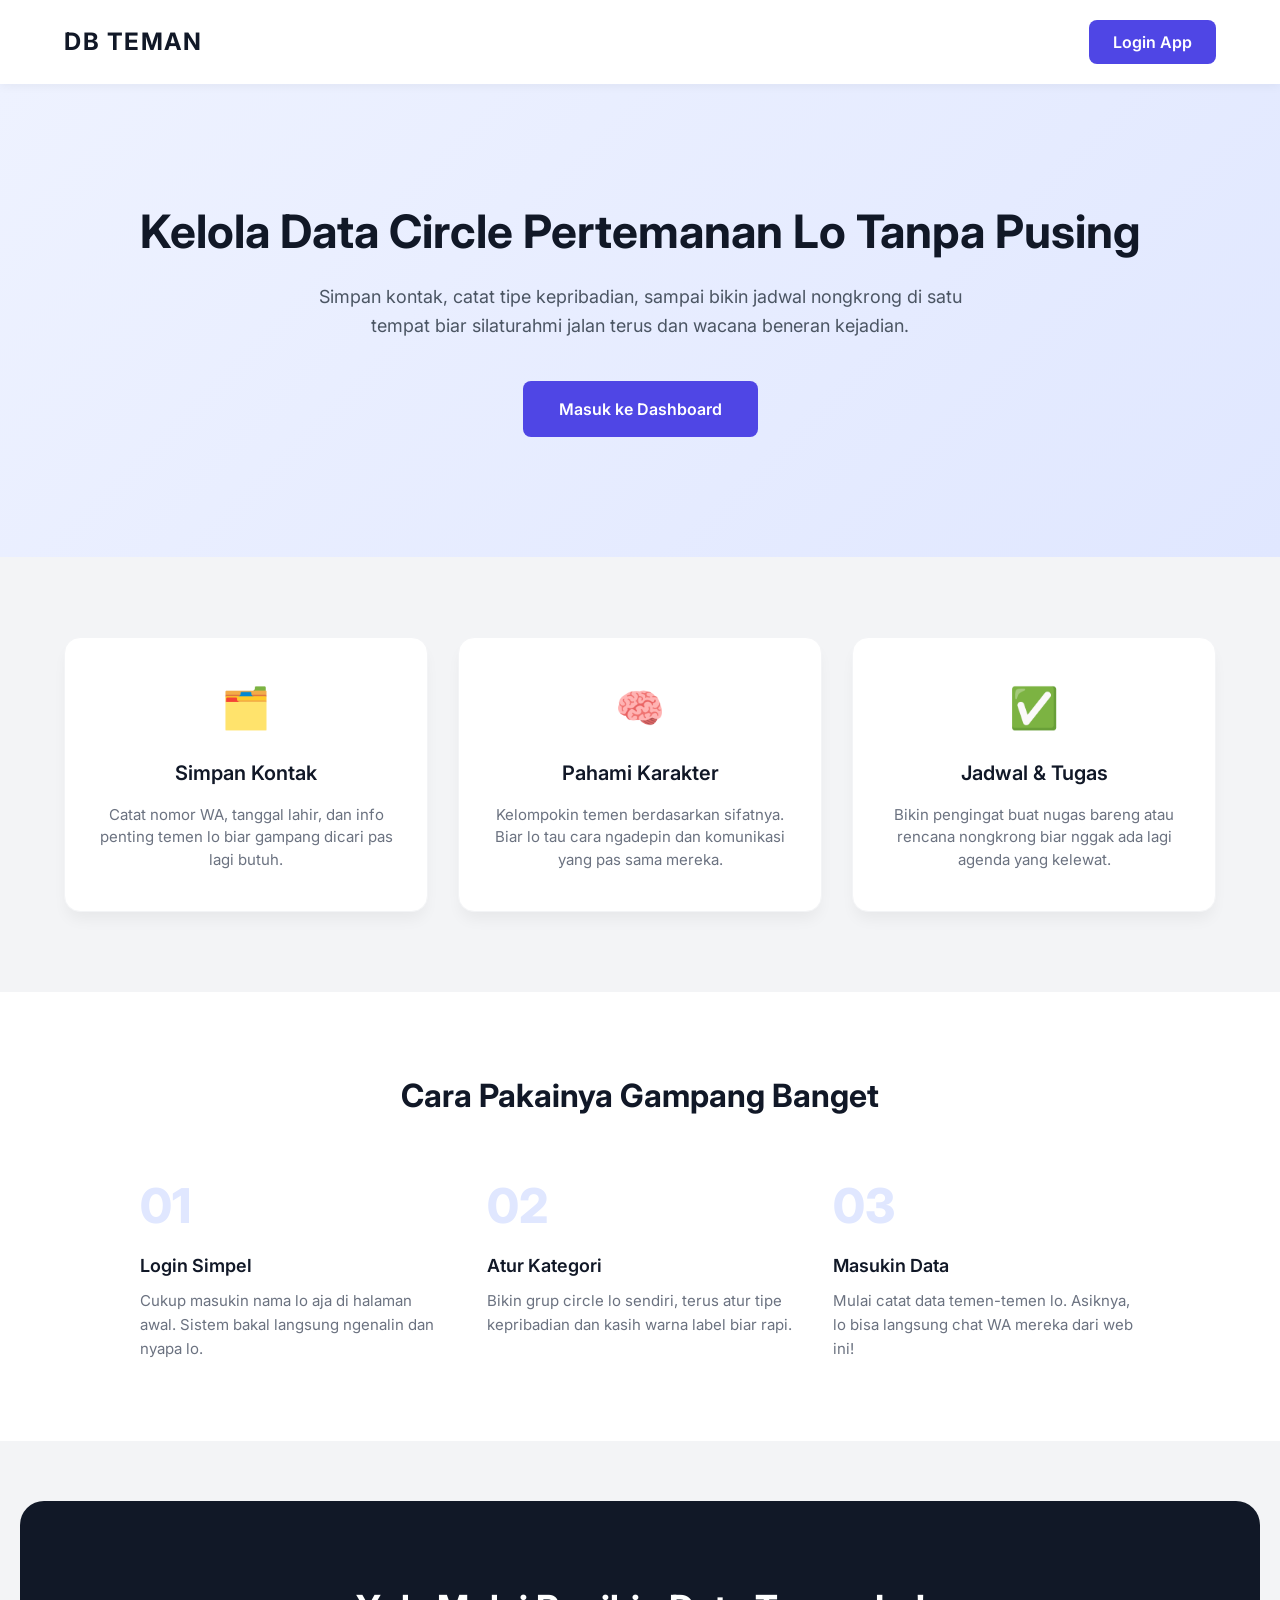
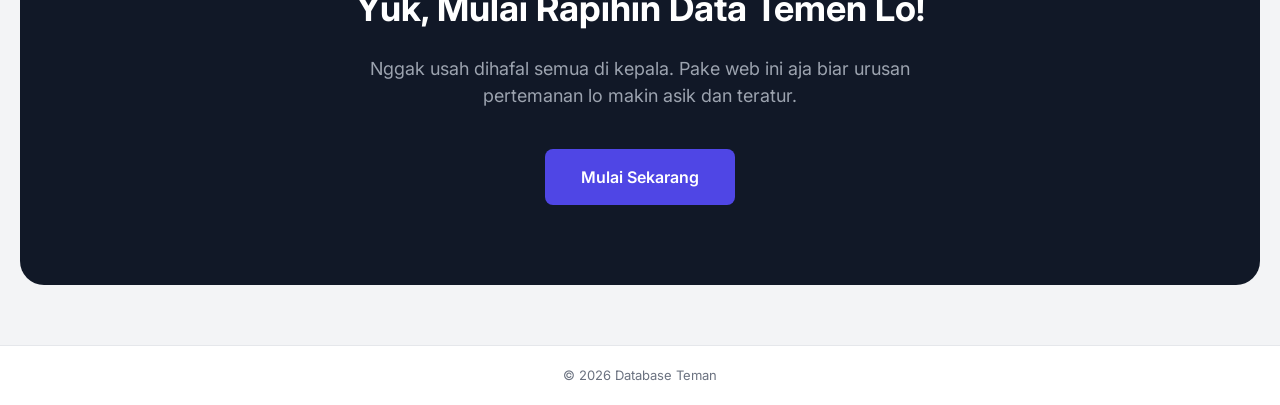
<file: index.html>
<!DOCTYPE html>
<html lang="id">
<head>
    <meta charset="UTF-8">
    <meta name="viewport" content="width=device-width, initial-scale=1.0">
    <title>Database Teman - Kelola Circle Lo</title>
    <link href="https://fonts.googleapis.com/css2?family=Inter:wght@400;500;600;700&display=swap" rel="stylesheet">
    <link rel="stylesheet" href="style.css">
    <link rel="stylesheet" href="landing.css">
</head>
<body>

    <nav class="navbar">
        <a href="#" class="logo-text">DB TEMAN</a>
        <button id="hamburger-landing" class="hamburger-landing">
            <svg viewBox="0 0 24 24" width="28" height="28" stroke="currentColor" stroke-width="2" fill="none" stroke-linecap="round" stroke-linejoin="round">
                <line x1="3" y1="12" x2="21" y2="12"></line>
                <line x1="3" y1="6" x2="21" y2="6"></line>
                <line x1="3" y1="18" x2="21" y2="18"></line>
            </svg>
        </button>
        <div class="nav-links" id="nav-links">
            <a href="app.html" class="btn-utama" style="padding: 10px 24px;">Login App</a>
        </div>
    </nav>

    <header class="hero">
        <h1 class="reveal">Kelola Data Circle Pertemanan Lo Tanpa Pusing</h1>
        <p class="reveal">Simpan kontak, catat tipe kepribadian, sampai bikin jadwal nongkrong di satu tempat biar silaturahmi jalan terus dan wacana beneran kejadian.</p>
        <div class="reveal">
            <a href="app.html" class="btn-utama">Masuk ke Dashboard</a>
        </div>
    </header>

    <section class="fitur-container">
        <div class="fitur-card reveal">
            <div class="ikon-fitur">🗂️</div>
            <h3>Simpan Kontak</h3>
            <p>Catat nomor WA, tanggal lahir, dan info penting temen lo biar gampang dicari pas lagi butuh.</p>
        </div>
        <div class="fitur-card reveal">
            <div class="ikon-fitur">🧠</div>
            <h3>Pahami Karakter</h3>
            <p>Kelompokin temen berdasarkan sifatnya. Biar lo tau cara ngadepin dan komunikasi yang pas sama mereka.</p>
        </div>
        <div class="fitur-card reveal">
            <div class="ikon-fitur">✅</div>
            <h3>Jadwal & Tugas</h3>
            <p>Bikin pengingat buat nugas bareng atau rencana nongkrong biar nggak ada lagi agenda yang kelewat.</p>
        </div>
    </section>

    <section class="cara-kerja">
        <h2 class="section-title reveal">Cara Pakainya Gampang Banget</h2>
        <div class="langkah-container">
            <div class="langkah-box reveal">
                <div class="angka-langkah">01</div>
                <h4>Login Simpel</h4>
                <p>Cukup masukin nama lo aja di halaman awal. Sistem bakal langsung ngenalin dan nyapa lo.</p>
            </div>
            <div class="langkah-box reveal">
                <div class="angka-langkah">02</div>
                <h4>Atur Kategori</h4>
                <p>Bikin grup circle lo sendiri, terus atur tipe kepribadian dan kasih warna label biar rapi.</p>
            </div>
            <div class="langkah-box reveal">
                <div class="angka-langkah">03</div>
                <h4>Masukin Data</h4>
                <p>Mulai catat data temen-temen lo. Asiknya, lo bisa langsung chat WA mereka dari web ini!</p>
            </div>
        </div>
    </section>

    <section class="cta-bawah reveal">
        <h2>Yuk, Mulai Rapihin Data Temen Lo!</h2>
        <p>Nggak usah dihafal semua di kepala. Pake web ini aja biar urusan pertemanan lo makin asik dan teratur.</p>
        <div style="display: flex; gap: 16px; justify-content: center; flex-wrap: wrap;">
            <a href="app.html" class="btn-utama">Mulai Sekarang</a>
        </div>
    </section>

    <footer class="kaki-web" style="position: relative; border-top: 1px solid #e5e7eb;">
        <p>&copy; 2026 Database Teman</p>
    </footer>

    <script>
        // Logika Reveal Animasi Scroll
        function reveal() {
            var reveals = document.querySelectorAll(".reveal");
            for (var i = 0; i < reveals.length; i++) {
                var windowHeight = window.innerHeight;
                var elementTop = reveals[i].getBoundingClientRect().top;
                var elementVisible = 100;
                if (elementTop < windowHeight - elementVisible) {
                    reveals[i].classList.add("active");
                }
            }
        }
        window.addEventListener("scroll", reveal);
        reveal();

        // Logika Hamburger Navbar Landing Page
        const btnLanding = document.getElementById('hamburger-landing');
        const navLinks = document.getElementById('nav-links');
        if(btnLanding && navLinks) {
            btnLanding.addEventListener('click', () => {
                navLinks.classList.toggle('open');
            });
        }
    </script>
</body>
</html>
</file>
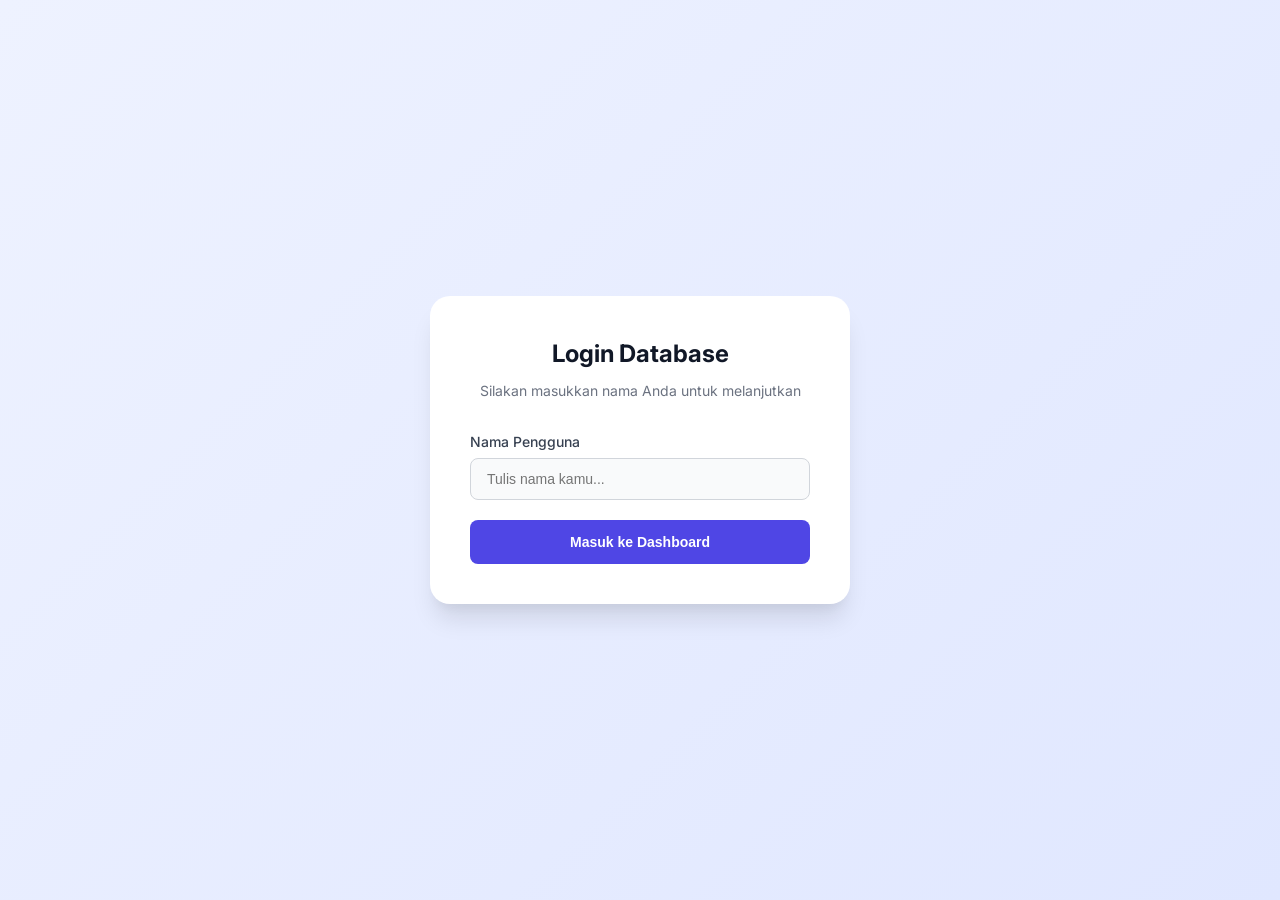
<file: app.html>
<!DOCTYPE html>
<html lang="id">
<head>
    <meta charset="UTF-8">
    <meta name="viewport" content="width=device-width, initial-scale=1.0">
    <title>Database Teman</title>
    <link href="https://fonts.googleapis.com/css2?family=Inter:wght@400;500;600;700&display=swap" rel="stylesheet">
    <link rel="stylesheet" href="style.css">
</head>
<body>

    <input type="radio" name="nav" id="dashboard" checked>
    <input type="radio" name="nav" id="sifat">
    <input type="radio" name="nav" id="kategori">
    <input type="radio" name="nav" id="teman">
    <input type="radio" name="nav" id="tugas">

    <div id="layar-masuk">
        <div class="box-login">
            <div class="login-header">
                <h2>Login Database</h2>
                <p>Silakan masukkan nama Anda untuk melanjutkan</p>
            </div>
            <form id="form-login">
                <label>Nama Pengguna</label>
                <input type="text" id="nama-kamu" placeholder="Tulis nama kamu..." required>
                <button type="submit">Masuk ke Dashboard</button>
            </form>
        </div>
    </div>

    <div id="layar-app" style="display: none;">
        
        <div id="sidebar-overlay"></div>

        <aside id="menu-kiri">
            <div class="logo">
                <span>DB TEMAN</span>
            </div>
            <ul>
                <li><label for="dashboard">Dashboard</label></li>
                <li><label for="sifat">Tipe Kepribadian</label></li>
                <li><label for="kategori">Daftar Kategori</label></li>
                <li><label for="teman">Data Teman</label></li>
                <li><label for="tugas">Tugas & Agenda</label></li>
            </ul>
        </aside>

        <div id="area-utama">
            
            <header class="topbar">
                <div class="topbar-left">
                    <button id="hamburger-menu" class="hamburger-btn">
                        <svg viewBox="0 0 24 24" width="28" height="28" stroke="currentColor" stroke-width="2" fill="none" stroke-linecap="round" stroke-linejoin="round">
                            <line x1="3" y1="12" x2="21" y2="12"></line>
                            <line x1="3" y1="6" x2="21" y2="6"></line>
                            <line x1="3" y1="18" x2="21" y2="18"></line>
                        </svg>
                    </button>
                    <h2 id="teks-sapaan">Halo!</h2>
                </div>
                <div class="info-waktu">
                    <span id="hari-ini"></span>
                    <span id="waktu-sekarang"></span>
                </div>
            </header>

            <div class="konten-pembungkus">

                <div class="halaman-box" id="hal-dashboard">
                    <div class="flex-stat">
                        <div class="kartu-angka">
                            <span class="label-kecil">Total Teman</span>
                            <div class="angka-gede" id="total-teman">0</div>
                        </div>
                        <div class="kartu-angka">
                            <span class="label-kecil">Tren Hubungan</span>
                            <div class="status-badge status-aman">Stabil</div>
                        </div>
                        <div class="kartu-angka">
                            <span class="label-kecil">Tugas Tertunda</span>
                            <div class="angka-gede" id="total-tugas">0</div>
                        </div>
                    </div>

                    <div class="layout-grid">
                        <div class="grid-kiri">
                            <div class="papan">
                                <h3>Daftar Kontak Prioritas</h3>
                                <div class="list-data" id="list-prioritas">
                                </div>
                            </div>
                        </div>
                        <div class="grid-kanan">
                            <div class="papan">
                                <h3>Pengingat Tugas</h3>
                                <div class="list-data" id="list-tugas-dashboard">
                                </div>
                            </div>
                        </div>
                    </div>
                </div>

                <div class="halaman-box" id="hal-sifat">
                    <div class="layout-grid">
                        <div class="grid-kiri">
                            <div class="papan">
                                <h3>Tambah Tipe Sifat</h3>
                                <form action="#">
                                    <label>Nama Sifat</label>
                                    <input type="text" placeholder="Contoh: Humoris, Pendiam" required id="nama-sifat">
                                    
                                    <label>Deskripsi Singkat</label>
                                    <textarea placeholder="Penjelasan sifatnya..." id="desc-sifat" rows="3"></textarea>
                                    
                                    <label>Warna Label</label>
                                    <input type="color" id="warna-sifat">
                                    
                                    <button type="button" onclick="ambilSifat()">Simpan Sifat</button>
                                </form>
                            </div>
                        </div>
                        <div class="grid-kanan">
                            <div class="papan">
                                <h3>Sifat Terdaftar</h3>
                                <div class="list-data" id="list-sifat">
                                </div>
                            </div>
                        </div>
                    </div>
                </div>

                <div class="halaman-box" id="hal-kategori">
                    <div class="layout-grid">
                        <div class="grid-kiri">
                            <div class="papan">
                                <h3>Tambah Kategori Baru</h3>
                                <form action="#">
                                    <label>Nama Kategori</label>
                                    <input type="text" id="kategori-relasi" placeholder="Contoh: Teman SMP, Keluarga" required>
                                    <label>Warna Label</label>
                                    <input type="color" id="warna-kategori">
                                    <button type="button" onclick="ambilKategori()">Simpan Kategori</button>
                                </form>
                            </div>
                        </div>
                        <div class="grid-kanan">
                            <div class="papan">
                                <h3>Daftar Kategori</h3>
                                <div class="list-data" id="list-data">
                                </div>
                            </div>
                        </div>
                    </div>
                </div>

                <div class="halaman-box" id="hal-teman">
                    <div class="header-aksi">
                        <h3>Registrasi Data Teman</h3>
                        <button id="openModal" class="btn-tambah">+ Tambah Teman</button>
                    </div>

                    <div class="modal" id="modal">
                        <div class="papan modal-create"> 
                            <h3>Form Data Teman</h3>
                            <form action="#" autocomplete="off" id="formulir-crud-teman">
                                <label>Nama Lengkap</label>
                                <input type="text" id="nama" placeholder="Contoh: John Doe" required>

                                <label>No WhatsApp</label>
                                <input type="text" id="nomorHp" placeholder="628xxxx">

                                <div class="form-row">
                                    <div class="form-col">
                                        <label>Jenis Kelamin</label>
                                        <select id="kelamin">
                                            <option>Laki-laki</option>
                                            <option>Perempuan</option>
                                        </select>
                                    </div>
                                    <div class="form-col">
                                        <label>Tanggal Lahir</label>
                                        <input type="date" id="birth">
                                    </div>
                                </div>

                                <div class="form-row">
                                    <div class="form-col">
                                        <label>Kepribadian</label>
                                        <select id="pilih-sifat-teman">
                                            <option value="">-- Pilih Sifat --</option>
                                        </select>
                                    </div>
                                    <div class="form-col">
                                        <label>Kategori Relasi</label>
                                        <select id="pilih-kategori-teman">
                                            <option value="">-- Pilih Kategori --</option>
                                        </select>
                                    </div>
                                </div>

                                <div class="centang-favorit">
                                    <input type="checkbox" id="fav-cek">
                                    <label for="fav-cek">Tandai sebagai Teman Favorit</label>
                                </div>

                                <button type="button" class="btn-simpan" onclick="hasil()">Simpan Data</button>
                            </form>
                            <button id="closeModal" class="btn-tutup">Tutup</button>
                        </div>
                    </div>
                        
                    <div id="hasil" class="tabel-container"></div>
                </div>

                <div class="halaman-box" id="hal-tugas">
                    <div class="header-aksi">
                        <h3>Daftar Tugas & Agenda</h3>
                        <button id="openModalTugas" class="btn-tambah">+ Buat Tugas Baru</button>
                    </div>

                    <div class="modal" id="modal-tugas">
                        <div class="papan modal-create">
                            <h3>Form Tugas Baru</h3>
                            <form action="#" id="formulir-tugas">
                                <label>Nama Kegiatan</label>
                                <input type="text" id="nama-tugas" placeholder="Contoh: Mengerjakan Project, Nongkrong" required>

                                <label>Deskripsi (Opsional)</label>
                                <textarea id="desc-tugas" placeholder="Detail kegiatan..." rows="2"></textarea>

                                <label>Orang yang terlibat</label>
                                <select id="tugas-orang">
                                    <option value="">-- Pilih Orang --</option>
                                </select>

                                <label>Kategori Relasi</label>
                                <select id="tugas-kategori">
                                    <option value="">-- Pilih Kategori --</option>
                                </select>

                                <label>Tenggat Waktu / Tanggal Acara</label>
                                <input type="date" id="tugas-tenggat" required>

                                <button type="button" onclick="simpanTugas()">Simpan Tugas</button>
                            </form>
                            <button id="closeModalTugas" class="btn-tutup">Batal</button>
                        </div>
                    </div>

                    <div class="papan" style="background: transparent; border: none; box-shadow: none; padding: 0;">
                        <div id="hasil-tugas" class="list-data">
                        </div>
                    </div>
                </div>

            </div>

            <footer class="kaki-web">
                <p>&copy; 2026 Database Teman</p>
            </footer>

        </div>
    </div>

    <script src="script.js"></script>
</body>
</html>
</file>
<file: style.css>
body, div, h1, h2, h3, h4, h5, p, ul, li, form, label, span, strong, table, thead, tbody, tr, th, td, header, aside, footer, input, button, select, textarea {
    margin: 0;
    padding: 0;
    box-sizing: border-box;
}

body {
    font-family: 'Inter', sans-serif;
    background-color: #f3f4f6;
    color: #1f2937;
    line-height: 1.5;
}

input[type="radio"] {
    display: none;
}

#layar-masuk {
    position: fixed;
    top: 0; left: 0; right: 0; bottom: 0;
    background: linear-gradient(135deg, #eef2ff 0%, #e0e7ff 100%);
    display: flex;
    justify-content: center;
    align-items: center;
    z-index: 999;
    padding: 20px;
}

.box-login {
    background: #ffffff;
    width: 100%;
    max-width: 420px;
    padding: 40px;
    border-radius: 20px;
    box-shadow: 0 20px 25px -5px rgba(0, 0, 0, 0.1), 0 10px 10px -5px rgba(0, 0, 0, 0.04);
}

.login-header {
    text-align: center;
    margin-bottom: 30px;
}

.login-header h2 {
    font-size: 24px;
    font-weight: 700;
    color: #111827;
    margin-bottom: 8px;
}

.login-header p {
    font-size: 14px;
    color: #6b7280;
}

#menu-kiri {
    width: 260px;
    background: #111827;
    color: #f9fafb;
    height: 100vh;
    position: fixed;
    top: 0;
    left: 0;
    box-shadow: 4px 0 15px rgba(0,0,0,0.05);
    z-index: 999;
    transition: transform 0.3s ease;
}

.logo {
    padding: 30px 25px;
    font-weight: 700;
    font-size: 20px;
    letter-spacing: 1.5px;
    border-bottom: 1px solid #1f2937;
    display: flex;
    align-items: center;
    justify-content: center;
}

#menu-kiri ul {
    list-style: none;
    margin-top: 15px;
}

#menu-kiri ul li label {
    display: block;
    padding: 16px 25px;
    cursor: pointer;
    font-size: 15px;
    font-weight: 500;
    color: #9ca3af;
    transition: all 0.2s ease;
    border-left: 3px solid transparent;
}

#menu-kiri ul li label:hover {
    background: rgba(255, 255, 255, 0.05);
    color: #ffffff;
}

#area-utama {
    margin-left: 260px;
    min-height: 100vh;
    position: relative;
    padding-bottom: 80px;
    transition: margin-left 0.3s ease;
}

.topbar {
    background: #ffffff;
    padding: 20px 40px;
    border-bottom: 1px solid #e5e7eb;
    display: flex;
    justify-content: space-between;
    align-items: center;
}

.topbar-left {
    display: flex;
    align-items: center;
    gap: 15px;
}

.hamburger-btn {
    display: none;
    background: transparent;
    border: none;
    color: #111827;
    padding: 5px;
    cursor: pointer;
    width: auto;
}

.hamburger-btn:hover {
    background: transparent;
    transform: scale(1.1);
}

.topbar h2 {
    font-size: 20px;
    font-weight: 600;
    color: #111827;
}

.info-waktu {
    display: flex;
    gap: 20px;
    font-size: 14px;
    color: #6b7280;
    font-weight: 500;
}

.konten-pembungkus {
    padding: 40px;
    max-width: 1400px;
    margin: 0 auto;
}

.halaman-box {
    display: none;
    animation: fadeIn 0.4s ease;
}

@keyframes fadeIn {
    from { opacity: 0; transform: translateY(10px); }
    to { opacity: 1; transform: translateY(0); }
}

#dashboard:checked ~ #layar-app #hal-dashboard { display: block; }
#sifat:checked ~ #layar-app #hal-sifat { display: block; }
#kategori:checked ~ #layar-app #hal-kategori { display: block; }
#teman:checked ~ #layar-app #hal-teman { display: block; }
#tugas:checked ~ #layar-app #hal-tugas { display: block; }

#dashboard:checked ~ #layar-app #menu-kiri ul li:nth-child(1) label,
#sifat:checked ~ #layar-app #menu-kiri ul li:nth-child(2) label,
#kategori:checked ~ #layar-app #menu-kiri ul li:nth-child(3) label,
#teman:checked ~ #layar-app #menu-kiri ul li:nth-child(4) label,
#tugas:checked ~ #layar-app #menu-kiri ul li:nth-child(5) label {
    background: rgba(79, 70, 229, 0.1);
    color: #ffffff;
    border-left-color: #4f46e5;
}

.flex-stat {
    display: flex;
    gap: 24px;
    margin-bottom: 30px;
}

.kartu-angka {
    flex: 1;
    background: #ffffff;
    border-radius: 16px;
    padding: 24px;
    box-shadow: 0 4px 6px -1px rgba(0, 0, 0, 0.05);
    border: 1px solid #f3f4f6;
    position: relative;
    overflow: hidden;
}

.kartu-angka::before {
    content: "";
    position: absolute;
    top: 0; left: 0; right: 0;
    height: 4px;
    background: linear-gradient(90deg, #4f46e5, #818cf8);
}

.label-kecil {
    font-size: 12px;
    font-weight: 600;
    text-transform: uppercase;
    color: #6b7280;
    letter-spacing: 0.05em;
    display: block;
}

.angka-gede {
    font-size: 36px;
    font-weight: 700;
    color: #111827;
    margin-top: 10px;
}

.status-badge {
    font-size: 13px;
    font-weight: 600;
    background: #d1fae5;
    color: #059669;
    padding: 6px 14px;
    border-radius: 20px;
    display: inline-block;
    margin-top: 12px;
}

.layout-grid {
    display: flex;
    gap: 24px;
}

.grid-kiri, .grid-kanan {
    flex: 1;
}

.papan {
    background: #ffffff;
    border-radius: 16px;
    padding: 28px;
    box-shadow: 0 4px 6px -1px rgba(0, 0, 0, 0.05);
    border: 1px solid #f3f4f6;
    margin-bottom: 24px;
}

.papan h3 {
    font-size: 18px;
    font-weight: 600;
    color: #111827;
    margin-bottom: 20px;
    padding-bottom: 12px;
    border-bottom: 1px solid #e5e7eb;
}

label {
    display: block;
    font-size: 14px;
    font-weight: 500;
    color: #374151;
    margin-bottom: 6px;
}

input[type="text"], input[type="date"], select, textarea {
    width: 100%;
    padding: 12px 16px;
    margin-bottom: 20px;
    border: 1px solid #d1d5db;
    border-radius: 8px;
    background: #f9fafb;
    font-size: 14px;
    color: #1f2937;
    transition: all 0.2s ease;
    outline: none;
}

input[type="color"] {
    width: 100%;
    height: 45px;
    padding: 4px;
    margin-bottom: 20px;
    border: 1px solid #d1d5db;
    border-radius: 8px;
    cursor: pointer;
}

input:focus, select:focus, textarea:focus {
    border-color: #4f46e5;
    background: #ffffff;
    box-shadow: 0 0 0 3px rgba(79, 70, 229, 0.15);
}

.form-row {
    display: flex;
    gap: 15px;
}

.form-col {
    flex: 1;
}

button {
    width: 100%;
    background: #4f46e5;
    color: #ffffff;
    border: none;
    padding: 14px;
    border-radius: 8px;
    font-weight: 600;
    font-size: 14px;
    cursor: pointer;
    transition: background 0.2s ease, transform 0.1s ease;
}

button:hover {
    background: #4338ca;
}

button:active {
    transform: scale(0.98);
}

.btn-tutup {
    background: #f3f4f6;
    color: #374151;
    margin-top: 12px;
}

.btn-tutup:hover {
    background: #e5e7eb;
}

.header-aksi {
    display: flex;
    justify-content: space-between;
    align-items: center;
    margin-bottom: 20px;
}

.header-aksi h3 {
    font-size: 20px;
    font-weight: 600;
}

.btn-tambah {
    width: auto;
    padding: 10px 20px;
}

.list-item {
    padding: 16px;
    border: 1px solid #e5e7eb;
    border-radius: 10px;
    margin-bottom: 12px;
    background: #ffffff;
    transition: transform 0.2s ease, box-shadow 0.2s ease;
}

.list-item:hover {
    transform: translateY(-2px);
    box-shadow: 0 6px 12px rgba(0,0,0,0.05);
}

.item-header {
    display: flex;
    align-items: center;
    gap: 8px;
    margin-bottom: 4px;
}

.item-header strong {
    font-size: 15px;
    color: #111827;
}

.item-header span {
    font-size: 13px;
    color: #6b7280;
}

.item-body {
    font-size: 13px;
    color: #4b5563;
}

.tag-merah {
    background: #fee2e2;
    color: #ef4444;
    padding: 4px 8px;
    border-radius: 4px;
    font-size: 11px;
    font-weight: 700;
    display: inline-block;
    text-transform: uppercase;
    letter-spacing: 0.5px;
}

.kaki-web {
    position: absolute;
    bottom: 0;
    width: 100%;
    height: 60px;
    border-top: 1px solid #e5e7eb;
    background: #ffffff;
    display: flex;
    align-items: center;
    justify-content: center;
}

.kaki-web p {
    font-size: 13px;
    color: #6b7280;
}

.modal {
    background-color: rgba(17, 24, 39, 0.6);
    backdrop-filter: blur(4px);
    opacity: 0;
    position: fixed;
    top: 0; left: 0; right: 0; bottom: 0;
    transition: opacity 0.3s ease;
    z-index: -1;
    display: flex;
    align-items: center;
    justify-content: center;
    pointer-events: none;
}

.modal.open {
    opacity: 1;
    z-index: 1000;
    pointer-events: auto;
}

.modal-create {
    width: 100%;
    max-width: 500px;
    max-height: 90vh;
    overflow-y: auto;
    margin: 20px;
    transform: translateY(20px);
    transition: transform 0.3s ease;
}

.modal.open .modal-create {
    transform: translateY(0);
}

.centang-favorit {
    display: flex;
    align-items: center;
    gap: 10px;
    margin-bottom: 20px;
}

.centang-favorit input[type="checkbox"] {
    width: 18px;
    height: 18px;
    accent-color: #4f46e5;
    cursor: pointer;
}

.centang-favorit label {
    margin-bottom: 0;
    cursor: pointer;
}

.tabel-container {
    background: #ffffff;
    border-radius: 12px;
    box-shadow: 0 4px 6px -1px rgba(0, 0, 0, 0.05);
    border: 1px solid #f3f4f6;
    overflow-x: auto;
    margin-top: 20px;
}

table {
    width: 100%;
    border-collapse: collapse;
    text-align: left;
    min-width: 800px;
}

th, td {
    padding: 16px;
    border-bottom: 1px solid #e5e7eb;
}

th {
    background-color: #f9fafb;
    font-weight: 600;
    color: #4b5563;
    font-size: 13px;
    text-transform: uppercase;
    letter-spacing: 0.05em;
    white-space: nowrap;
}

td {
    font-size: 14px;
    color: #1f2937;
    vertical-align: middle;
}

tr:last-child td {
    border-bottom: none;
}

td button {
    width: auto;
    padding: 6px 14px;
    font-size: 12px;
    background: #10b981;
    margin-left: 5px;
    margin-bottom: 5px;
}

td button:hover {
    background: #059669;
}

#sidebar-overlay {
    display: none;
    position: fixed;
    top: 0; left: 0; right: 0; bottom: 0;
    background: rgba(0, 0, 0, 0.5);
    z-index: 998;
    opacity: 0;
    transition: opacity 0.3s ease;
}

/* KODE RESPONSIVE UNTUK DEVICE / HP */
@media (max-width: 992px) {
    .layout-grid {
        flex-direction: column;
    }
}

@media (max-width: 768px) {
    .hamburger-btn {
        display: block;
    }

    #menu-kiri {
        transform: translateX(-100%);
    }

    #menu-kiri.open {
        transform: translateX(0);
    }

    #sidebar-overlay {
        display: block;
        pointer-events: none;
    }

    #sidebar-overlay.open {
        opacity: 1;
        pointer-events: auto;
    }

    #area-utama {
        margin-left: 0;
    }

    .topbar {
        padding: 15px 20px;
        flex-direction: column;
        align-items: flex-start;
        gap: 15px;
    }

    .info-waktu {
        width: 100%;
        justify-content: space-between;
    }

    .konten-pembungkus {
        padding: 20px;
    }

    .flex-stat {
        flex-direction: column;
        gap: 16px;
    }

    .form-row {
        flex-direction: column;
        gap: 0;
    }

    .header-aksi {
        flex-direction: column;
        align-items: flex-start;
        gap: 15px;
    }

    .btn-tambah {
        width: 100%;
    }
    
    .box-login {
        padding: 30px 20px;
    }
}
</file>
<file: landing.css>
/* Navbar & Hero */
.navbar {
    display: flex;
    justify-content: space-between;
    align-items: center;
    padding: 20px 5%;
    background: #ffffff;
    box-shadow: 0 2px 10px rgba(0,0,0,0.05);
    position: sticky;
    top: 0;
    z-index: 100;
    flex-wrap: wrap;
}
.navbar .logo-text {
    color: #111827;
    font-size: 24px;
    font-weight: 700;
    letter-spacing: 1.5px;
    text-decoration: none;
}
.hamburger-landing {
    display: none;
    background: transparent;
    border: none;
    color: #111827;
    cursor: pointer;
    padding: 5px;
}
.hero {
    text-align: center;
    padding: 120px 20px;
    background: linear-gradient(135deg, #eef2ff 0%, #e0e7ff 100%);
}
.hero h1 {
    font-size: 46px;
    font-weight: 700;
    color: #111827;
    margin-bottom: 24px;
    line-height: 1.2;
}
.hero p {
    font-size: 18px;
    color: #4b5563;
    max-width: 650px;
    margin: 0 auto 40px auto;
    line-height: 1.6;
}

/* Buttons */
.btn-utama {
    display: inline-block;
    background: #4f46e5;
    color: #ffffff;
    padding: 16px 36px;
    border-radius: 8px;
    font-size: 16px;
    font-weight: 600;
    text-decoration: none;
    transition: background 0.2s ease, transform 0.1s ease;
}
.btn-utama:hover {
    background: #4338ca;
}
.btn-utama:active {
    transform: scale(0.98);
}

/* Fitur */
.section-title {
    text-align: center;
    font-size: 32px;
    font-weight: 700;
    color: #111827;
    margin-bottom: 20px;
}
.fitur-container {
    display: flex;
    justify-content: center;
    gap: 30px;
    padding: 80px 5%;
    max-width: 1200px;
    margin: 0 auto;
    flex-wrap: wrap;
}
.fitur-card {
    background: #ffffff;
    padding: 40px 30px;
    border-radius: 16px;
    box-shadow: 0 10px 15px -3px rgba(0,0,0,0.05);
    flex: 1;
    min-width: 280px;
    text-align: center;
    border: 1px solid #f3f4f6;
    transition: transform 0.3s ease, box-shadow 0.3s ease;
}
.fitur-card:hover {
    transform: translateY(-8px);
    box-shadow: 0 20px 25px -5px rgba(0,0,0,0.1);
}
.fitur-card h3 {
    color: #111827;
    font-size: 20px;
    margin-bottom: 16px;
    font-weight: 600;
}
.fitur-card p {
    color: #6b7280;
    font-size: 15px;
}
.ikon-fitur {
    font-size: 40px;
    margin-bottom: 20px;
}

/* Cara Kerja */
.cara-kerja {
    background: #ffffff;
    padding: 80px 5%;
}
.langkah-container {
    max-width: 1000px;
    margin: 50px auto 0 auto;
    display: flex;
    gap: 40px;
    flex-wrap: wrap;
}
.langkah-box {
    flex: 1;
    min-width: 250px;
    text-align: left;
    position: relative;
}
.angka-langkah {
    font-size: 48px;
    font-weight: 800;
    color: #e0e7ff;
    margin-bottom: 10px;
}
.langkah-box h4 {
    font-size: 18px;
    color: #111827;
    margin-bottom: 10px;
    font-weight: 600;
}
.langkah-box p {
    color: #6b7280;
    font-size: 15px;
    line-height: 1.6;
}

/* CTA */
.cta-bawah {
    background: #111827;
    color: #ffffff;
    text-align: center;
    padding: 80px 20px;
    border-radius: 24px;
    max-width: 1200px;
    margin: 60px auto;
}
.cta-bawah h2 {
    font-size: 36px;
    font-weight: 700;
    margin-bottom: 20px;
}
.cta-bawah p {
    font-size: 18px;
    color: #9ca3af;
    margin-bottom: 40px;
    max-width: 600px;
    margin-left: auto;
    margin-right: auto;
}

/* Animasi */
.reveal {
    opacity: 0;
    transform: translateY(40px);
    transition: all 0.8s ease-out;
}
.reveal.active {
    opacity: 1;
    transform: translateY(0);
}

/* Mobile Responsiveness */
@media (max-width: 768px) {
    .hamburger-landing { display: block; }
    
    .nav-links { 
        display: none; 
        width: 100%; 
        text-align: center; 
        margin-top: 20px;
        padding-bottom: 10px;
    }
    
    .nav-links.open {
        display: block;
    }

    .nav-links .btn-utama {
        display: block;
        width: 100%;
    }

    .hero { padding: 80px 20px; }
    .hero h1 { font-size: 32px; }
    .hero p { font-size: 16px; }

    .fitur-container { padding: 40px 5%; }
    .langkah-container { gap: 30px; margin-top: 30px; }

    .cta-bawah { 
        padding: 60px 20px; 
        border-radius: 0; 
        margin: 0; 
    }
    .cta-bawah h2 { font-size: 28px; }
}
</file>
